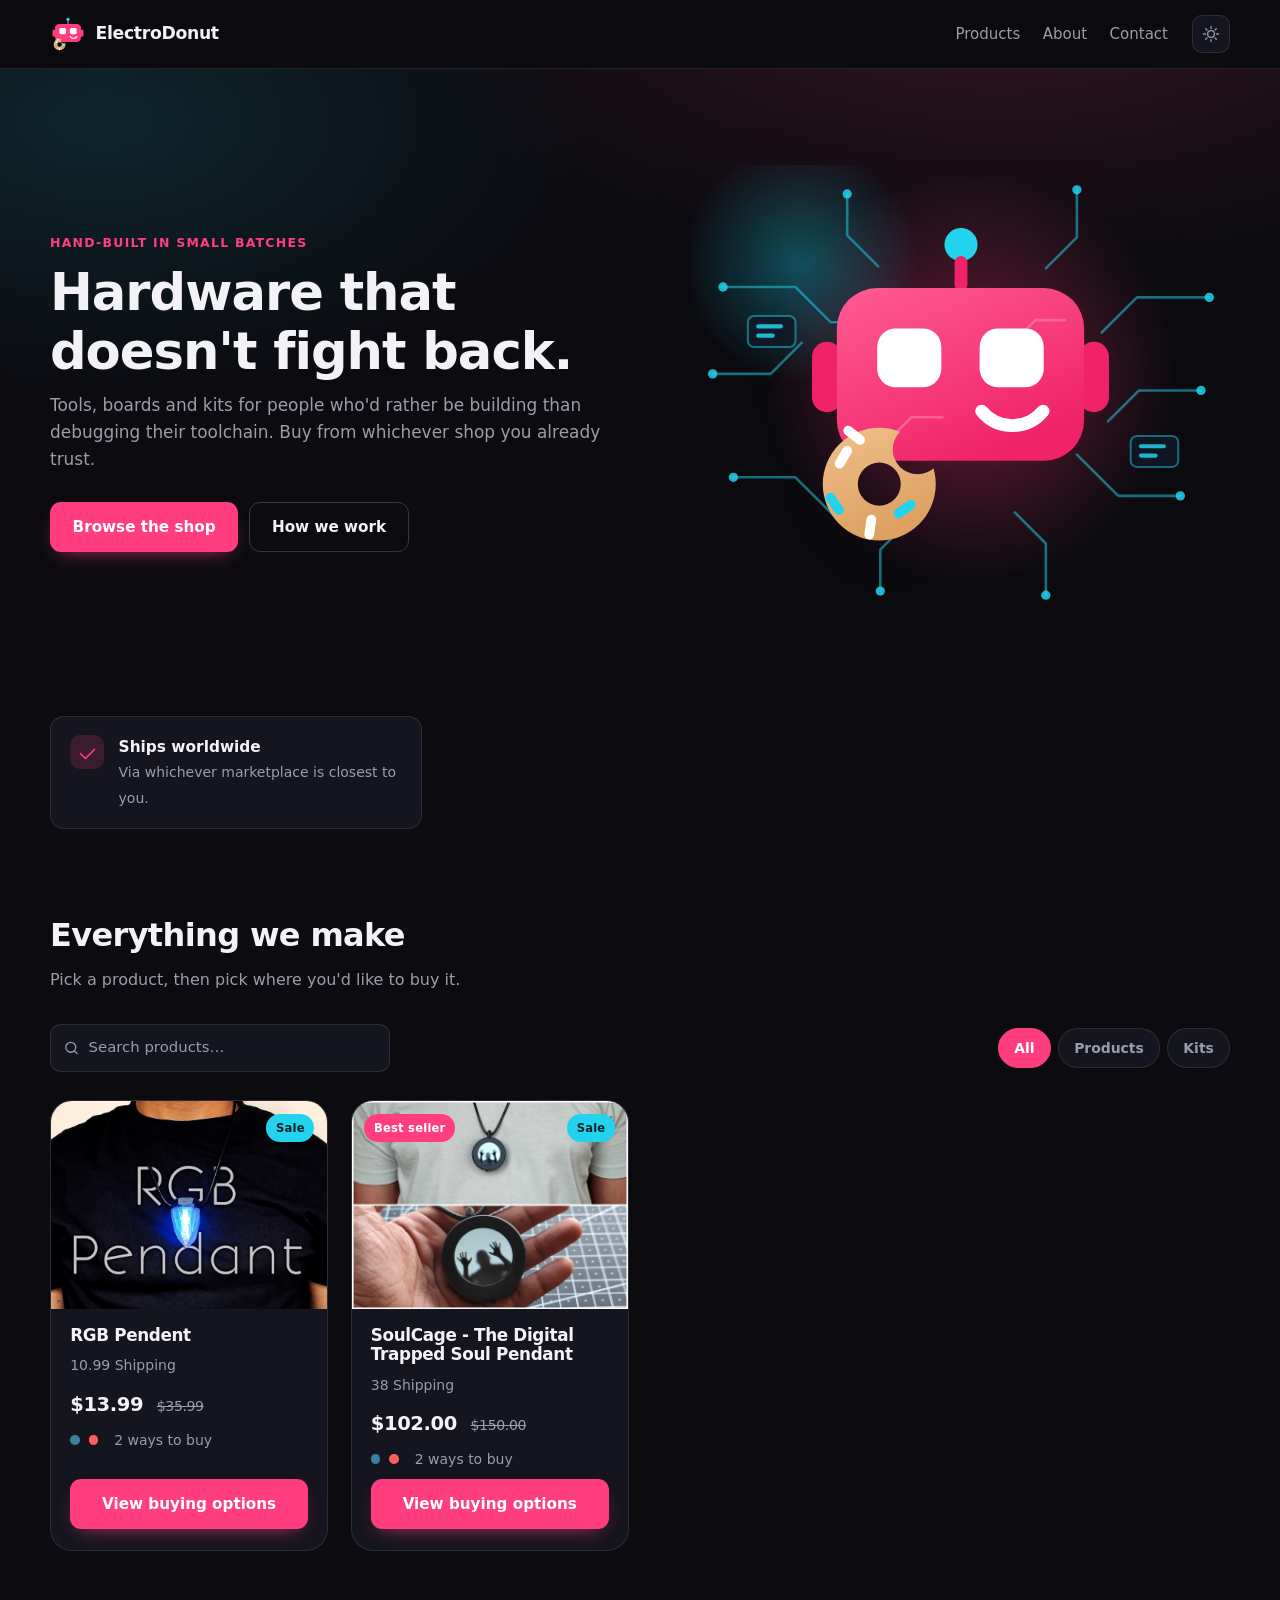
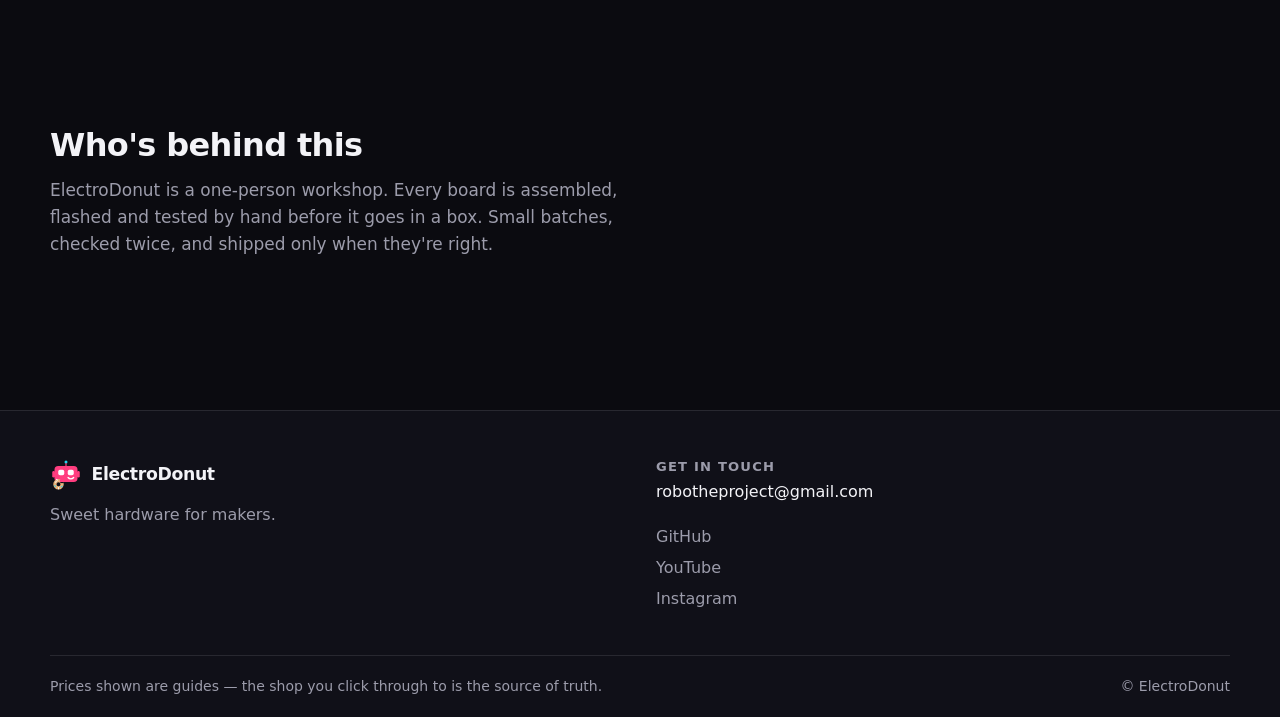
<file: index.html>
<!DOCTYPE html>
<html lang="en">
<head>
<meta charset="utf-8">
<meta name="viewport" content="width=device-width, initial-scale=1">

<title>ElectroDonut</title>
<meta name="description" content="Sweet hardware for makers.">

<!-- Social link previews are generated by crawlers that do NOT run
     JavaScript, so these four lines can't come from data/site.js.
     If you care about how the site looks when pasted into WhatsApp,
     Slack or X, edit them here by hand — once. -->
<meta property="og:title" content="ElectroDonut">
<meta property="og:description" content="Sweet hardware for makers.">
<meta property="og:image" content="assets/images/og-image.svg">
<meta property="og:type" content="website">
<meta name="twitter:card" content="summary_large_image">

<link rel="stylesheet" href="assets/css/style.css">

<script src="data/site.js"></script>
<script src="data/channels.js"></script>
<script src="data/products.js"></script>
<script src="assets/js/boot.js"></script>
</head>

<body>
<a class="skip-link" href="#main">Skip to content</a>

<header class="site-header" data-header></header>

<main id="main" data-page="home"></main>

<footer class="site-footer" id="contact" data-footer></footer>

<noscript>
  <div class="wrap section">
    <h1>JavaScript is switched off</h1>
    <p class="lead">This shop builds its pages in the browser, so it needs
    JavaScript enabled to show the catalogue.</p>
  </div>
</noscript>

<script src="assets/js/app.js"></script>
</body>
</html>
</file>
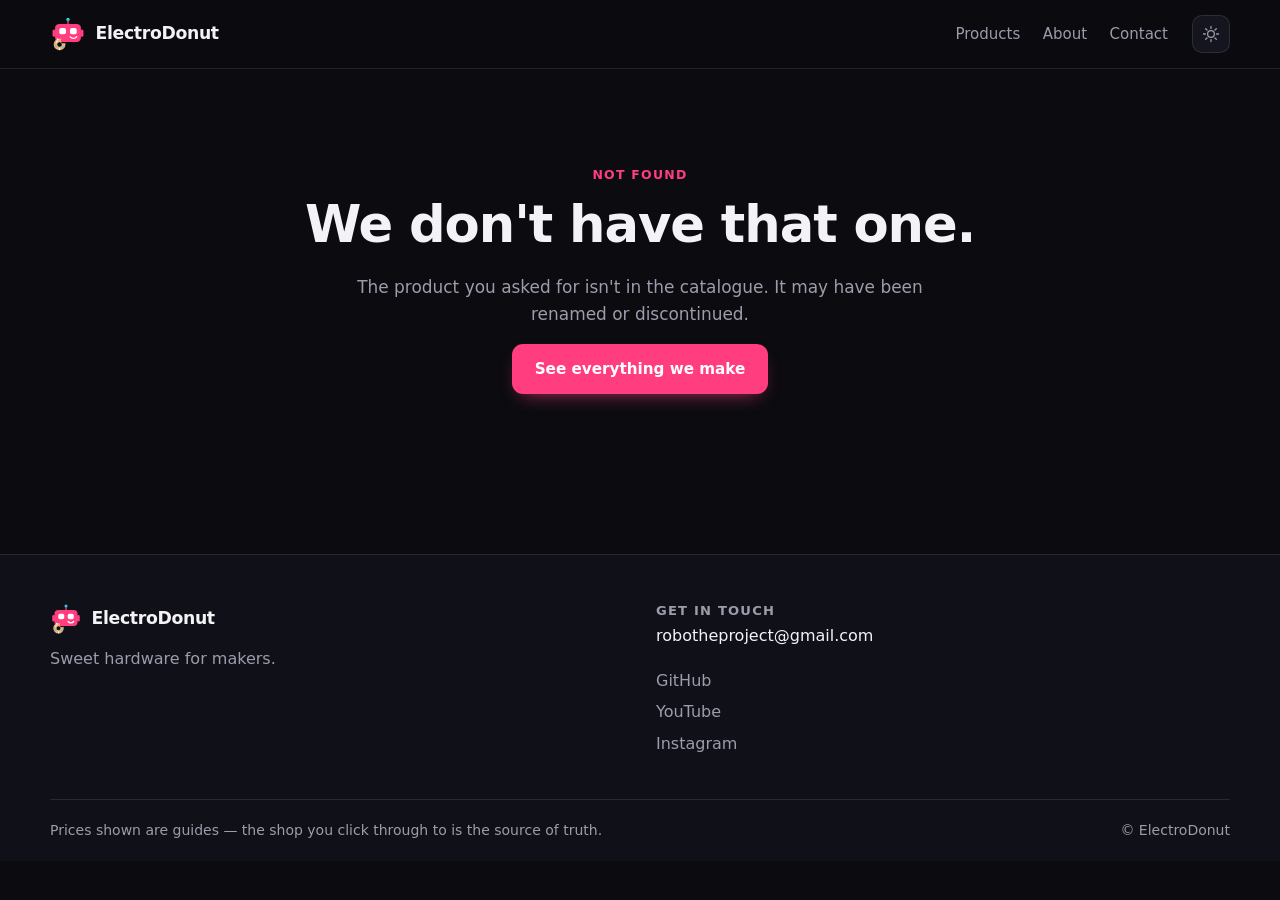
<file: product.html>
<!DOCTYPE html>
<html lang="en">
<head>
<meta charset="utf-8">
<meta name="viewport" content="width=device-width, initial-scale=1">

<title>ElectroDonut</title>
<meta name="description" content="Sweet hardware for makers.">

<link rel="stylesheet" href="assets/css/style.css">

<script src="data/site.js"></script>
<script src="data/channels.js"></script>
<script src="data/products.js"></script>
<script src="assets/js/boot.js"></script>
</head>

<body>
<a class="skip-link" href="#main">Skip to content</a>

<header class="site-header" data-header></header>

<main id="main" data-page="product"></main>

<footer class="site-footer" id="contact" data-footer></footer>

<noscript>
  <div class="wrap section">
    <h1>JavaScript is switched off</h1>
    <p class="lead">This shop builds its pages in the browser, so it needs
    JavaScript enabled to show this product.</p>
  </div>
</noscript>

<script src="assets/js/app.js"></script>
</body>
</html>
</file>
<file: assets/css/style.css>
/* ==========================================================================
   ElectroDonut Shop
   The two brand colours (--accent, --accent-2) are injected from site.yml.
   Everything else derives from the tokens in this block.
   ========================================================================== */

:root {
  /* Fallbacks only. The real values are set from data/site.js at load time,
     so change the colours there, not here. */
  --accent: #FF3D7F;
  --accent-2: #22D3EE;

  --radius: 14px;
  --radius-lg: 22px;
  --wrap: 1180px;
  --ease: cubic-bezier(.22, 1, .36, 1);
  --font: ui-sans-serif, system-ui, -apple-system, "Segoe UI", Roboto,
          "Helvetica Neue", Arial, sans-serif;
  --mono: ui-monospace, SFMono-Regular, "SF Mono", Menlo, Consolas, monospace;
}

html[data-mode="dark"] {
  --bg: #0b0b10;
  --bg-2: #101018;
  --surface: #15151f;
  --surface-2: #1c1c28;
  --line: rgba(255, 255, 255, .10);
  --line-strong: rgba(255, 255, 255, .18);
  --text: #f3f3f7;
  --muted: #9c9cab;
  --shadow: 0 18px 40px -18px rgba(0, 0, 0, .8);
  --glow: .55;
}

html[data-mode="light"] {
  --bg: #fbfbfd;
  --bg-2: #f3f3f7;
  --surface: #ffffff;
  --surface-2: #f7f7fa;
  --line: rgba(12, 12, 24, .10);
  --line-strong: rgba(12, 12, 24, .20);
  --text: #14141c;
  --muted: #64646f;
  --shadow: 0 18px 40px -22px rgba(20, 20, 40, .28);
  --glow: .22;
}

/* --------------------------------------------------------------- base --- */
* { box-sizing: border-box; }

html { scroll-behavior: smooth; scroll-padding-top: 88px; }

body {
  margin: 0;
  background: var(--bg);
  color: var(--text);
  font-family: var(--font);
  font-size: 16px;
  line-height: 1.6;
  -webkit-font-smoothing: antialiased;
}

img { max-width: 100%; height: auto; display: block; }

a { color: inherit; text-decoration: none; }
a:hover { color: var(--accent); }

h1, h2, h3 { line-height: 1.15; letter-spacing: -.02em; margin: 0 0 .4em; }
h1 { font-size: clamp(2rem, 1.3rem + 3vw, 3.2rem); font-weight: 700; }
h2 { font-size: clamp(1.4rem, 1.1rem + 1.4vw, 2rem); font-weight: 650; }
h3 { font-size: 1.05rem; font-weight: 600; }
p  { margin: 0 0 1rem; }

.wrap { width: min(100% - 2.5rem, var(--wrap)); margin-inline: auto; }
.section { padding-block: clamp(3rem, 7vw, 5.5rem); }
.section-head { max-width: 46ch; margin-bottom: 2rem; }
.muted { color: var(--muted); }
.small { font-size: .875rem; }
.lead  { font-size: 1.06rem; color: var(--muted); max-width: 60ch; }

.eyebrow {
  font-size: .78rem; font-weight: 600; letter-spacing: .1em;
  text-transform: uppercase; color: var(--accent); margin: 0 0 .6rem;
}

.plain { list-style: none; margin: 0; padding: 0; }
.plain li { padding: .18rem 0; color: var(--muted); }

.sr-only, .skip-link {
  position: absolute; width: 1px; height: 1px; padding: 0;
  margin: -1px; overflow: hidden; clip: rect(0 0 0 0); white-space: nowrap;
}
.skip-link:focus {
  width: auto; height: auto; clip: auto; margin: 0;
  top: .6rem; left: .6rem; z-index: 200;
  background: var(--accent); color: #fff;
  padding: .6rem 1rem; border-radius: 8px;
}

:focus-visible {
  outline: 2px solid var(--accent-2);
  outline-offset: 3px;
  border-radius: 6px;
}

.dot {
  display: inline-block; width: .6rem; height: .6rem;
  border-radius: 50%; margin-right: .45rem; vertical-align: middle;
}

/* ------------------------------------------------------------- header --- */
.site-header {
  position: sticky; top: 0; z-index: 60;
  background: color-mix(in srgb, var(--bg) 78%, transparent);
  backdrop-filter: blur(14px);
  border-bottom: 1px solid var(--line);
}
.header-inner {
  display: flex; align-items: center; gap: 1.5rem;
  height: 68px;
}
.brand {
  display: inline-flex; align-items: center; gap: .6rem;
  font-weight: 700; font-size: 1.08rem; letter-spacing: -.02em;
}
.brand img { border-radius: 9px; }
.brand:hover { color: var(--text); }

.nav { display: flex; gap: 1.4rem; margin-left: auto; font-size: .94rem; }
.nav a { color: var(--muted); font-weight: 500; }
.nav a:hover { color: var(--text); }

.mode-toggle {
  display: grid; place-items: center;
  width: 38px; height: 38px; padding: 0;
  border: 1px solid var(--line); border-radius: 10px;
  background: var(--surface); color: var(--muted); cursor: pointer;
  transition: border-color .2s, color .2s;
}
.mode-toggle:hover { color: var(--text); border-color: var(--line-strong); }
.mode-toggle svg {
  width: 18px; height: 18px; fill: none;
  stroke: currentColor; stroke-width: 1.7;
  stroke-linecap: round; stroke-linejoin: round;
}
html[data-mode="dark"]  .i-sun  { display: block; }
html[data-mode="dark"]  .i-moon { display: none; }
html[data-mode="light"] .i-sun  { display: none; }
html[data-mode="light"] .i-moon { display: block; }

@media (max-width: 620px) {
  .nav { display: none; }
  .mode-toggle { margin-left: auto; }
}

/* --------------------------------------------------------------- hero --- */
.hero {
  position: relative; overflow: hidden;
  padding-block: clamp(3rem, 8vw, 6rem);
  background:
    radial-gradient(58rem 30rem at 78% -18%,
      color-mix(in srgb, var(--accent) calc(var(--glow) * 34%), transparent), transparent 68%),
    radial-gradient(46rem 26rem at 8% 8%,
      color-mix(in srgb, var(--accent-2) calc(var(--glow) * 24%), transparent), transparent 66%);
}
.hero-inner {
  display: grid; gap: 3rem; align-items: center;
  grid-template-columns: minmax(0, 1.05fr) minmax(0, .95fr);
}
.hero-copy h1 { margin-bottom: .7rem; }
.hero-actions { display: flex; flex-wrap: wrap; gap: .7rem; margin-top: 1.8rem; }
.hero-art img {
  width: 100%; filter: drop-shadow(0 24px 50px rgba(0, 0, 0, .35));
  animation: float 7s var(--ease) infinite;
}
@keyframes float {
  0%, 100% { transform: translateY(0); }
  50%      { transform: translateY(-12px); }
}
@media (max-width: 880px) {
  .hero-inner { grid-template-columns: 1fr; }
  .hero-art { order: -1; max-width: 340px; }
}

/* --------------------------------------------------------- highlights --- */
.highlights {
  list-style: none; margin: 0; padding: 0;
  display: grid; gap: 1rem; justify-content: start;
  /* Capped rather than 1fr so a single highlight doesn't stretch across
     the whole page when the others are deleted from site.js. */
  grid-template-columns: repeat(auto-fit, minmax(240px, 372px));
}
.highlights li {
  display: flex; gap: .9rem; align-items: flex-start;
  padding: 1.1rem 1.2rem;
  background: var(--surface); border: 1px solid var(--line);
  border-radius: var(--radius);
}
.highlights strong { display: block; font-size: .96rem; }
.hl-icon {
  flex: none; width: 34px; height: 34px; border-radius: 10px;
  background: color-mix(in srgb, var(--accent) 16%, transparent);
  position: relative;
}
.hl-icon::after {
  content: ""; position: absolute;
  left: 13px; top: 9px; width: 7px; height: 13px;
  border: solid var(--accent); border-width: 0 2.5px 2.5px 0;
  border-radius: 1px; transform: rotate(45deg);
}

/* ------------------------------------------------------------ buttons --- */
.btn {
  display: inline-flex; align-items: center; justify-content: center;
  gap: .5rem; padding: .74rem 1.35rem;
  border: 1px solid transparent; border-radius: 11px;
  font-weight: 600; font-size: .95rem; cursor: pointer;
  transition: transform .16s var(--ease), box-shadow .16s var(--ease),
              background .16s, border-color .16s;
}
.btn:active { transform: translateY(1px); }
.btn-primary {
  background: var(--accent); color: #fff;
  box-shadow: 0 8px 20px -10px color-mix(in srgb, var(--accent) 80%, transparent);
}
.btn-primary:hover {
  color: #fff; transform: translateY(-2px);
  box-shadow: 0 14px 26px -10px color-mix(in srgb, var(--accent) 85%, transparent);
}
.btn-ghost {
  background: transparent; border-color: var(--line-strong); color: var(--text);
}
.btn-ghost:hover { border-color: var(--accent); color: var(--accent); }
.btn-block { display: flex; width: 100%; }

/* ------------------------------------------------------------ toolbar --- */
.toolbar {
  display: flex; flex-wrap: wrap; gap: 1rem;
  align-items: center; justify-content: space-between;
  margin-bottom: 1.8rem;
}
.search { position: relative; flex: 1 1 250px; max-width: 340px; }
.search svg {
  position: absolute; left: .8rem; top: 50%; transform: translateY(-50%);
  width: 17px; height: 17px; fill: none; stroke: var(--muted);
  stroke-width: 1.8; stroke-linecap: round; pointer-events: none;
}
.search input {
  width: 100%; padding: .68rem .9rem .68rem 2.35rem;
  background: var(--surface); color: var(--text);
  border: 1px solid var(--line); border-radius: 11px;
  font: inherit; font-size: .93rem;
}
.search input::placeholder { color: var(--muted); }
.search input:focus { border-color: var(--accent); outline: none; }

.chips { display: flex; flex-wrap: wrap; gap: .45rem; }
.chip {
  padding: .48rem .95rem; font: inherit; font-size: .87rem; font-weight: 550;
  color: var(--muted); background: var(--surface);
  border: 1px solid var(--line); border-radius: 999px; cursor: pointer;
  transition: color .16s, border-color .16s, background .16s;
}
.chip:hover { color: var(--text); border-color: var(--line-strong); }
.chip.is-active {
  color: #fff; background: var(--accent); border-color: var(--accent);
}

/* --------------------------------------------------------------- grid --- */
.grid {
  display: grid; gap: 1.4rem;
  grid-template-columns: repeat(auto-fill, minmax(270px, 1fr));
}
.card {
  display: flex; flex-direction: column;
  background: var(--surface); border: 1px solid var(--line);
  border-radius: var(--radius-lg); overflow: hidden;
  transition: transform .22s var(--ease), border-color .22s, box-shadow .22s;
}
.card:hover {
  transform: translateY(-4px);
  border-color: color-mix(in srgb, var(--accent) 45%, var(--line));
  box-shadow: var(--shadow);
}
.card[hidden] { display: none; }

.card-media {
  position: relative; display: block; aspect-ratio: 4 / 3;
  background: var(--surface-2); overflow: hidden;
}
.card-media img {
  width: 100%; height: 100%; object-fit: cover;
  transition: transform .4s var(--ease);
}
.card:hover .card-media img { transform: scale(1.045); }

.badge {
  position: absolute; top: .8rem; left: .8rem;
  padding: .28rem .6rem; border-radius: 999px;
  background: var(--accent); color: #fff;
  font-size: .72rem; font-weight: 650; letter-spacing: .02em;
}
.badge-sale { left: auto; right: .8rem; background: var(--accent-2); color: #04222a; }

.card-body {
  display: flex; flex-direction: column; gap: .55rem;
  padding: 1.1rem 1.2rem 1.3rem;
  flex: 1;  /* fill the card so the button below can sit at the bottom */
}
/* Keeps every "View buying options" button on the same line across the row,
   however long each blurb happens to be. */
.card-body .btn-block { margin-top: auto; }
.card-body h3 { margin: 0; }
.card-body p { margin: 0; }
.card-foot {
  display: flex; align-items: center; justify-content: space-between;
  gap: .75rem; margin-top: .2rem;
}
.price { margin: 0; font-size: 1.22rem; font-weight: 700; letter-spacing: -.02em; }
.price s { font-size: .88rem; font-weight: 500; margin-left: .45rem; }
.price-lg { font-size: 1.9rem; display: flex; align-items: center;
            flex-wrap: wrap; gap: .7rem; margin: 1rem 0 0; }

.stock {
  font-size: .78rem; font-weight: 600; padding: .22rem .6rem;
  border-radius: 999px; white-space: nowrap;
}
.stock-ok   { color: #2fbf71; background: rgba(47, 191, 113, .13); }
.stock-warn { color: #e6a11c; background: rgba(230, 161, 28, .14); }
.stock-bad  { color: #ef5f5f; background: rgba(239, 95, 95, .14); }
.stock-info { color: #4aa8f0; background: rgba(74, 168, 240, .14); }

.channel-row { display: flex; align-items: center; gap: .1rem; margin: 0; }
.channel-row .muted { margin-left: .45rem; }

.empty { text-align: center; color: var(--muted); padding: 3rem 0; }

/* ------------------------------------------------------- product page --- */
.crumbs {
  display: flex; flex-wrap: wrap; gap: .5rem;
  padding-block: 1.4rem; font-size: .88rem; color: var(--muted);
}
.crumbs a:hover { color: var(--accent); }

.product {
  display: grid; gap: clamp(1.8rem, 4vw, 3.4rem);
  grid-template-columns: minmax(0, 1fr) minmax(0, 460px);
  align-items: start; padding-bottom: 1rem;
}
@media (max-width: 900px) { .product { grid-template-columns: 1fr; } }

/* Gallery switched off in site.js — let the buy panel use the full width. */
.product-nogallery { grid-template-columns: minmax(0, 720px); }

.gallery { position: sticky; top: 92px; }
@media (max-width: 900px) { .gallery { position: static; } }
.gallery-main {
  aspect-ratio: 5 / 4; border-radius: var(--radius-lg); overflow: hidden;
  background: var(--surface-2); border: 1px solid var(--line);
}
.gallery-main img { width: 100%; height: 100%; object-fit: cover; }

.thumbs { display: flex; gap: .6rem; margin-top: .8rem; flex-wrap: wrap; }
.thumb {
  width: 76px; aspect-ratio: 5 / 4; padding: 0; cursor: pointer;
  border: 1px solid var(--line); border-radius: 10px; overflow: hidden;
  background: var(--surface-2); transition: border-color .18s, opacity .18s;
  opacity: .65;
}
.thumb img { width: 100%; height: 100%; object-fit: cover; }
.thumb:hover { opacity: 1; }
.thumb.is-active { border-color: var(--accent); opacity: 1; }

.buy-head h1 { margin: .4rem 0 .5rem; }

.buy-box {
  margin-top: 1.8rem; padding: 1.3rem;
  background: var(--surface); border: 1px solid var(--line);
  border-radius: var(--radius-lg);
}
.buy-title { font-size: 1.05rem; margin-bottom: .3rem; }
.buy-list { list-style: none; margin: 1.1rem 0 0; padding: 0;
            display: flex; flex-direction: column; gap: .6rem; }

/* Each shop carries its own colour — a tinted fill, a matching outline and a
   solid bar down the left edge — so the options stand out from the panel
   instead of sinking into it, and each one is recognisable at a glance. */
.buy-btn {
  --ch: var(--accent);
  position: relative; overflow: hidden;
  display: flex; align-items: center; gap: .9rem;
  padding: .85rem 1rem .85rem 1.2rem;
  border: 1.5px solid color-mix(in srgb, var(--ch) 55%, transparent);
  border-radius: 12px;
  background: color-mix(in srgb, var(--ch) 13%, var(--surface-2));
  transition: transform .16s var(--ease), border-color .16s, background .16s;
}
.buy-btn::before {
  content: ""; position: absolute; left: 0; top: 0; bottom: 0;
  width: 4px; background: var(--ch);
}
.buy-btn:hover {
  color: var(--text); transform: translateX(3px);
  border-color: var(--ch);
  background: color-mix(in srgb, var(--ch) 24%, var(--surface-2));
}
.buy-btn-main { flex: 1; min-width: 0; }
.buy-btn-name { display: block; font-weight: 650; font-size: .97rem; }
.buy-btn-note { display: block; font-size: .8rem; color: var(--muted); }
.buy-btn-price {
  flex: none; font-weight: 700; font-size: 1rem;
  letter-spacing: -.01em; white-space: nowrap;
}
.buy-btn-arrow {
  flex: none; width: 18px; height: 18px; fill: none; stroke: var(--ch);
  stroke-width: 1.9; stroke-linecap: round; stroke-linejoin: round;
  transition: stroke .16s, transform .16s var(--ease);
}
.buy-btn:hover .buy-btn-arrow { transform: translate(2px, -2px); }

.buy-btn.is-primary {
  background: var(--ch); border-color: var(--ch); color: #fff;
  box-shadow: 0 10px 24px -12px color-mix(in srgb, var(--ch) 90%, transparent);
}
.buy-btn.is-primary::before { display: none; }
.buy-btn.is-primary .buy-btn-note { color: rgba(255, 255, 255, .82); }
.buy-btn.is-primary .buy-btn-arrow { stroke: #fff; }
.buy-btn.is-primary:hover {
  color: #fff; background: color-mix(in srgb, var(--ch) 88%, #000);
}

.specs { margin-top: 1.8rem; }
.specs h2 { font-size: 1.05rem; margin-bottom: .8rem; }
.specs dl { margin: 0; border-top: 1px solid var(--line); }
.specs dl > div {
  display: grid; grid-template-columns: minmax(0, 1fr) minmax(0, 1.5fr);
  gap: 1rem; padding: .7rem 0; border-bottom: 1px solid var(--line);
  font-size: .92rem;
}
.specs dt { color: var(--muted); }
.specs dd { margin: 0; }

/* -------------------------------------------------------------- prose --- */
.prose { max-width: 68ch; }
.prose h2 { font-size: 1.35rem; margin-top: 2.2rem; }
.prose h3 { font-size: 1.08rem; margin-top: 1.6rem; }
.prose p, .prose li { color: var(--muted); }
.prose li { margin-bottom: .4rem; }
.prose strong { color: var(--text); }
.prose code {
  font-family: var(--mono); font-size: .88em;
  background: var(--surface-2); padding: .15em .4em; border-radius: 5px;
}
.prose a { color: var(--accent); text-decoration: underline; text-underline-offset: 3px; }

/* --------------------------------------------------------- sticky buy --- */
.sticky-buy {
  position: fixed; left: 0; right: 0; bottom: 0; z-index: 70;
  display: flex; align-items: center; justify-content: space-between;
  gap: 1rem; padding: .75rem 1.25rem;
  background: color-mix(in srgb, var(--bg) 88%, transparent);
  backdrop-filter: blur(14px);
  border-top: 1px solid var(--line);
  transform: translateY(110%);
  transition: transform .28s var(--ease);
}
.sticky-buy.is-visible { transform: translateY(0); }
.sticky-buy strong { display: block; font-size: .92rem; }
@media (min-width: 901px) { .sticky-buy { display: none; } }

/* ------------------------------------------------------------- footer --- */
.about { max-width: 62ch; }

.site-footer {
  margin-top: 3rem; padding-top: 3rem;
  border-top: 1px solid var(--line); background: var(--bg-2);
}
.footer-grid {
  display: grid; gap: 2rem; padding-bottom: 2.5rem;
  grid-template-columns: repeat(auto-fit, minmax(200px, 1fr));
}
.footer-grid h3 { font-size: .82rem; text-transform: uppercase;
                  letter-spacing: .09em; color: var(--muted); }
.footer-grid .brand { margin-bottom: .7rem; }
.footer-bottom {
  display: flex; flex-wrap: wrap; gap: 1rem;
  justify-content: space-between; align-items: center;
  padding-block: 1.2rem; border-top: 1px solid var(--line);
}
.footer-bottom p { margin: 0; }

.notfound { text-align: center; padding-block: 6rem; }
.notfound .lead { margin-inline: auto; }

@media (prefers-reduced-motion: reduce) {
  *, *::before, *::after {
    animation-duration: .01ms !important;
    transition-duration: .01ms !important;
    scroll-behavior: auto !important;
  }
}
</file>
